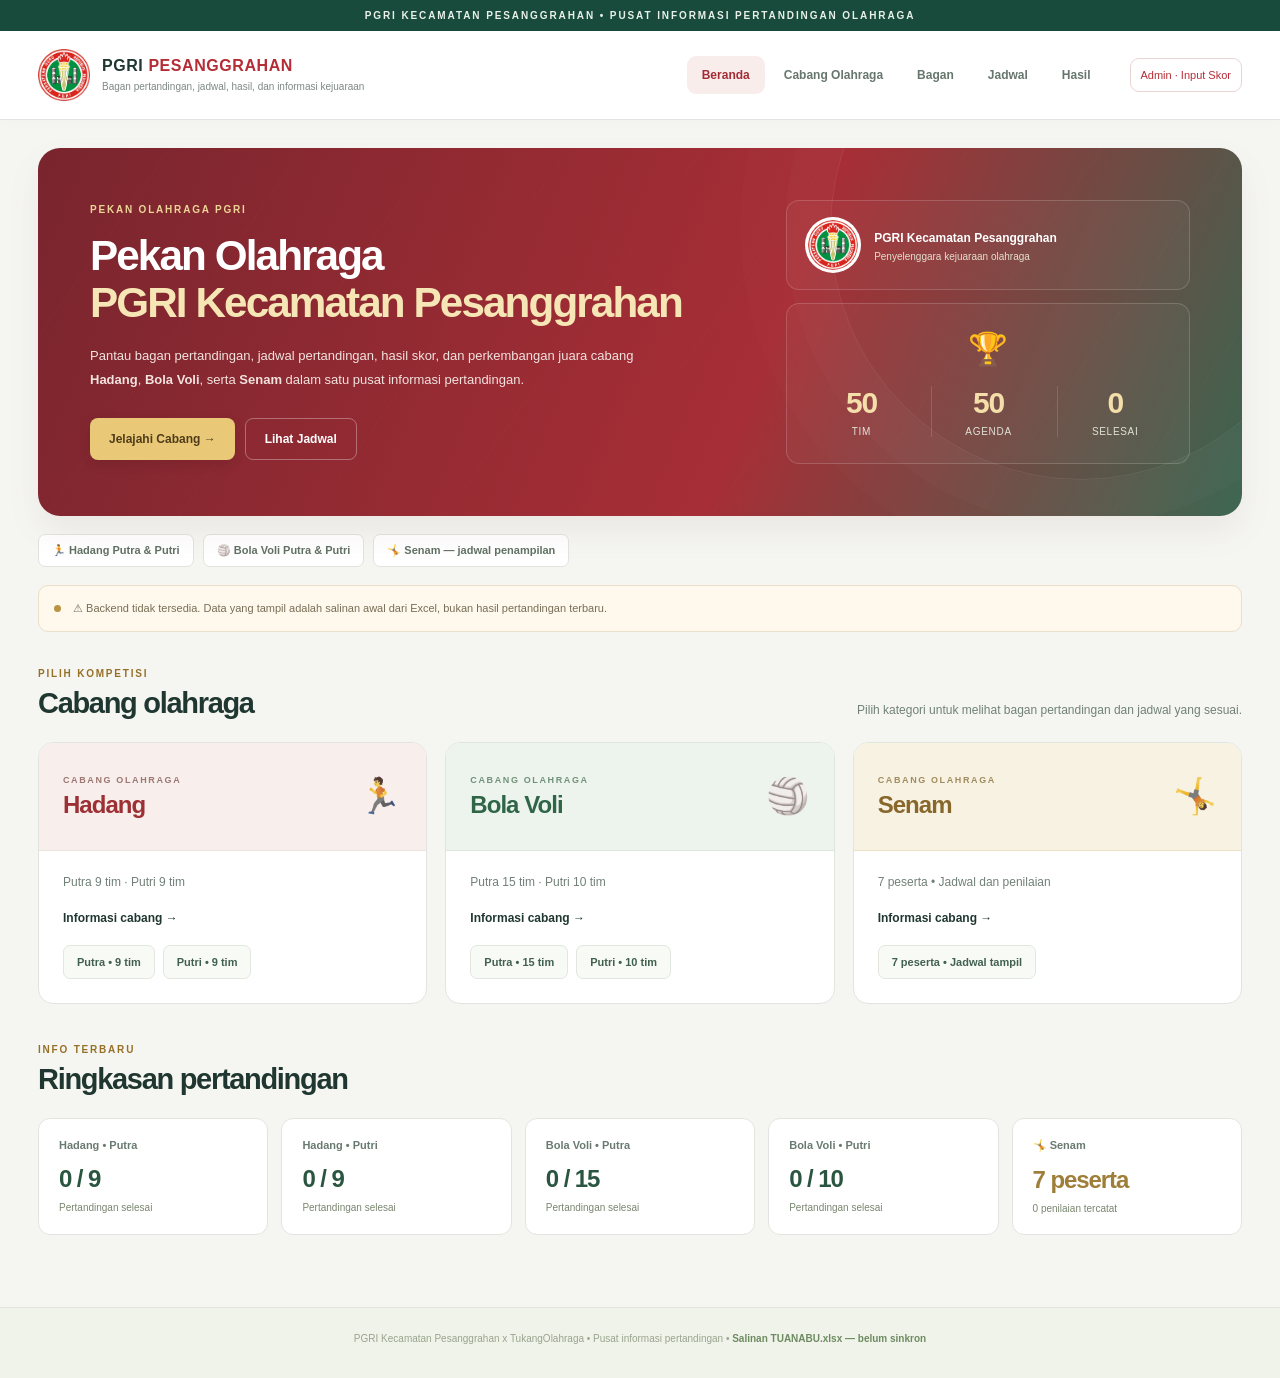
<file: index.html>
<!doctype html>
<html lang="id">
<head>
  <meta charset="utf-8">
  <meta name="viewport" content="width=device-width,initial-scale=1">
  <meta name="theme-color" content="#c62828">
  <meta name="description" content="Pusat informasi bagan, jadwal dan hasil pertandingan Hadang, Bola Voli dan Senam untuk PGRI Kecamatan Pesanggrahan.">
  <title>PGRI Kecamatan Pesanggrahan | Pusat Informasi Pertandingan</title>
  <link rel="icon" type="image/png" href="assets/pgri-1.png">
  <link rel="stylesheet" href="styles.css?v=20261029-visual2">
<script src="config.js?v=20261102-admin1"></script>
<script defer src="app.js?v=20261029-visual2"></script>
  
  
  <link rel="stylesheet" href="admin-popup.css?v=20261102-popup1">
  <script defer src="admin-popup.js?v=20261102-popup1"></script>
</head>
<body data-page="beranda">
  <header class="top-ribbon">PGRI KECAMATAN PESANGGRAHAN • PUSAT INFORMASI PERTANDINGAN OLAHRAGA</header>
  <header class="site-header">
    <div class="header-inner">
      <a class="brand" href="#beranda" aria-label="PGRI Kecamatan Pesanggrahan">
        <img class="brand-logo" src="assets/pgri-1.png" alt="Logo PGRI Kecamatan Pesanggrahan">
        <span>
          <span class="brand-title">PGRI <strong>PESANGGRAHAN</strong></span>
          <small>Bagan pertandingan, jadwal, hasil, dan informasi kejuaraan</small>
        </span>
      </a>
      <nav id="navigation" aria-label="Navigasi utama">
        <a href="#beranda" data-nav="beranda">Beranda</a>
        <a href="#cabang" data-nav="cabang">Cabang Olahraga</a>
        <a href="#bagan" data-nav="bagan">Bagan</a>
        <a href="#jadwal" data-nav="jadwal">Jadwal</a>
        <a href="#hasil" data-nav="hasil">Hasil</a>
      </nav>
      <a id="admin-link" href="#" class="admin-link" hidden aria-haspopup="dialog" aria-controls="admin-popup">Admin · Input Skor</a>
    </div>
  </header>
  <main class="main-container">
    <section class="hero">
      <div class="hero-content">
        <div class="eyebrow">PEKAN OLAHRAGA PGRI</div>
        <h1>Pekan Olahraga<br><span>PGRI Kecamatan Pesanggrahan</span></h1>
        <p>Pantau bagan pertandingan, jadwal pertandingan, hasil skor, dan perkembangan juara cabang <strong>Hadang</strong>, <strong>Bola Voli</strong>, serta <strong>Senam</strong> dalam satu pusat informasi pertandingan.</p>
        <div class="hero-buttons"><a href="#cabang" class="primary-btn">Jelajahi Cabang →</a><a href="#jadwal" class="secondary-btn">Lihat Jadwal</a></div>
      </div>
      <div class="hero-side">
        <div class="logo-panel">
          <img src="assets/pgri-1.png" alt="Logo PGRI Kecamatan Pesanggrahan">
          <div>
            <b>PGRI Kecamatan Pesanggrahan</b>
            <span>Penyelenggara kejuaraan olahraga</span>
          </div>
        </div>
        <div class="hero-card"><div class="hero-trophy">🏆</div><div class="hero-stat"><strong id="stat-teams">—</strong><span>Tim</span></div><div class="hero-stat"><strong id="stat-matches">—</strong><span>Agenda</span></div><div class="hero-stat"><strong id="stat-done">—</strong><span>Selesai</span></div></div>
      </div>
    </section>
    <div class="event-info"><span>🏃 Hadang Putra & Putri</span><span>🏐 Bola Voli Putra & Putri</span><span>🤸 Senam — jadwal penampilan</span></div>
    <div id="source-notice" class="notice" role="status">Memuat data...</div>
    <section id="screen-beranda" class="screen">
      <div class="section-heading"><div><div class="eyebrow">PILIH KOMPETISI</div><h2>Cabang olahraga</h2></div><p>Pilih kategori untuk melihat bagan pertandingan dan jadwal yang sesuai.</p></div>
      <div id="sport-grid" class="sport-grid"></div>
      <div class="section-heading lower"><div><div class="eyebrow">INFO TERBARU</div><h2>Ringkasan pertandingan</h2></div></div>
      <div id="home-summary" class="summary-grid"></div>
    </section>
    <section id="screen-cabang" class="screen" hidden>
      <div class="section-heading"><div><div class="eyebrow">CABANG KEJUARAAN</div><h2>Informasi per cabang</h2></div><p>Pilih Hadang, Bola Voli, atau Senam untuk melihat kategori, status, dan tautan bagannya.</p></div>
      <div class="toolbar wrap"><label for="sport-select">Cabang olahraga</label><select id="sport-select"><option value="hadang">Hadang</option><option value="voli">Bola Voli</option><option value="senam">Senam</option></select></div>
      <div id="sport-detail" class="sport-detail"></div>
    </section>
    <section id="screen-bagan" class="screen" hidden>
      <div class="section-heading"><div><div class="eyebrow">SISTEM GUGUR</div><h2>Bagan pertandingan</h2></div><p>Pemenang maju ke babak berikutnya, tim kalah semifinal merebut juara 3.</p></div>
      <div class="toolbar wrap"><label for="category-select">Kategori</label><select id="category-select"></select><button type="button" class="tool-button" id="print-bracket">⎙ Cetak bagan</button><div class="toolbar-hint">Geser bagan ke kanan pada layar kecil →</div></div>
      <div class="bracket-panel"><div id="bracket-caption" class="bracket-caption"></div><div class="bracket-scroll" tabindex="0" aria-label="Bagan pertandingan, geser ke kanan untuk babak berikutnya"><div id="bracket" class="bracket-root"></div></div><div class="bracket-legend"><span><i class="legend-line"></i>Pemenang ke babak berikutnya</span><span><i class="legend-line bronze"></i>Kalah semifinal ke juara 3</span></div></div>
      <div id="champions" class="champions"></div>
    </section>
    <section id="screen-jadwal" class="screen" hidden>
      <div class="section-heading"><div><div class="eyebrow">INFORMASI WAKTU</div><h2>Jadwal pertandingan</h2></div><p>Nama tim pada jadwal terhubung dengan bagan. Pertandingan berikutnya mengikuti hasil babak sebelumnya.</p></div>
      <div class="toolbar wrap"><label for="filter-category">Tampilkan</label><select id="filter-category"><option value="all">Semua cabang</option></select><label for="schedule-search">Cari tim</label><input id="schedule-search" type="search" placeholder="Nama tim atau lokasi" aria-label="Cari nama tim atau lokasi"><label for="filter-round">Babak</label><select id="filter-round"><option value="all">Semua babak</option><option value="PENDAHULUAN">Pendahuluan</option><option value="PEREMPAT FINAL">Perempat final</option><option value="SEMIFINAL">Semifinal</option><option value="JUARA 3">Juara 3</option><option value="FINAL">Final</option><option value="PENAMPILAN">Penampilan Senam</option></select><button type="button" id="print-schedule" class="tool-button">⎙ Cetak jadwal</button></div>
      <div id="conflict-warning" class="warning" hidden></div>
      <div class="table-scroll"><table class="schedule-table"><thead><tr><th>No</th><th>Cabang / Kategori</th><th>Babak</th><th>Tim A</th><th>Skor</th><th>Tim B</th><th>Mulai–Selesai</th><th>Lokasi</th><th>Status</th></tr></thead><tbody id="schedule-body"></tbody></table></div>
      <div class="small-note">• "Berikan Yang Terbaik dan Nikmati Setiap Momen Perjuanganmu!".</div>
    </section>
    <section id="screen-hasil" class="screen" hidden>
      <div class="section-heading"><div><div class="eyebrow">REKAP KEJUARAAN</div><h2>Hasil dan pemenang</h2></div><p>Peringkat tampil setelah hasil pertandingan dikonfirmasi panitia.</p></div>
      <div id="result-grid" class="results-grid"></div>
    </section>
  </main>
  <footer>PGRI Kecamatan Pesanggrahan x TukangOlahraga • Pusat informasi pertandingan • <span id="last-update">Belum tersambung ke server</span></footer>
  <dialog id="admin-popup" aria-labelledby="admin-popup-title">
    <div class="admin-popup-bar"><div><strong id="admin-popup-title">Admin pertandingan</strong><small>Peserta bebas melihat bagan dan jadwal tanpa login.</small></div><button type="button" id="close-admin-popup" aria-label="Tutup panel admin">Tutup ✕</button></div>
    <div id="admin-popup-content"></div>
  </dialog>
</body>
</html>
</file>
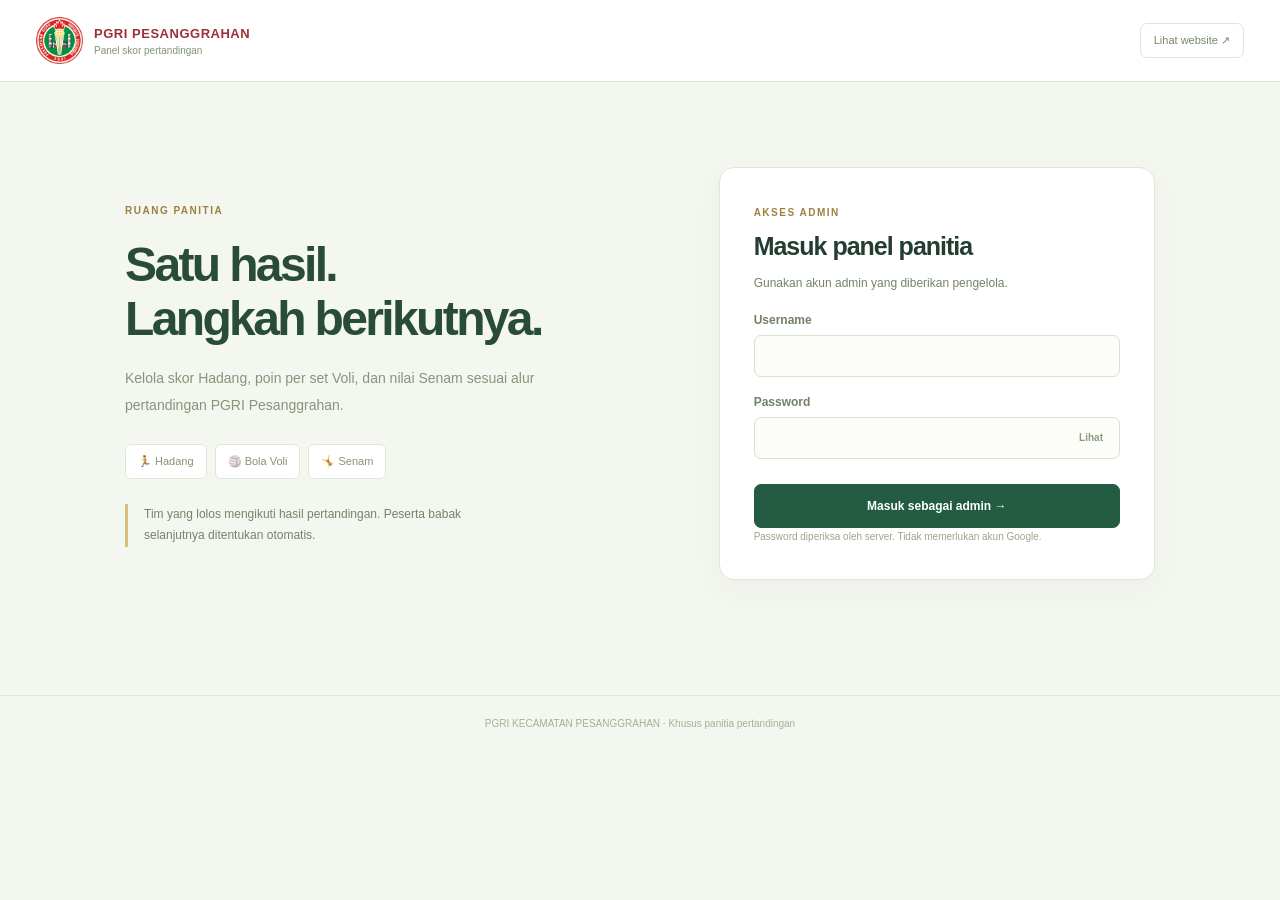
<file: admin.html>
<!doctype html>
<html lang="id">
<head>
  <meta charset="utf-8"><meta name="viewport" content="width=device-width,initial-scale=1"><meta name="robots" content="noindex,nofollow">
  <title>Panel Admin | PGRI Pesanggrahan</title>
  <link rel="icon" href="assets/pgri-1.png"><link rel="stylesheet" href="admin.css?v=20261102-popup1">
  <script src="config.js?v=20261102-popup1"></script><script defer src="admin.js?v=20261102-popup1"></script>
</head>
<body>
  <header class="admin-header"><a class="brand" href="./"><img src="assets/pgri-1.png" alt="Logo PGRI"><span>PGRI PESANGGRAHAN<small>Panel skor pertandingan</small></span></a><a class="public-link" href="./" target="_blank" rel="noopener">Lihat website ↗</a></header>
  <main>
    <section id="login-screen" class="login-shell">
      <div class="login-intro"><span class="eyebrow">RUANG PANITIA</span><h1>Satu hasil.<br>Langkah berikutnya.</h1><p>Kelola skor Hadang, poin per set Voli, dan nilai Senam sesuai alur pertandingan PGRI Pesanggrahan.</p><div class="sport-badges"><span>🏃 Hadang</span><span>🏐 Bola Voli</span><span>🤸 Senam</span></div><div class="login-note">Tim yang lolos mengikuti hasil pertandingan. Peserta babak selanjutnya ditentukan otomatis.</div></div>
      <form id="login-form" class="login-card"><span class="eyebrow">AKSES ADMIN</span><h2>Masuk panel panitia</h2><p>Gunakan akun admin yang diberikan pengelola.</p><label for="username">Username</label><input id="username" name="username" autocomplete="username" required maxlength="100"><label for="password">Password</label><div class="password-field"><input id="password" name="password" type="password" autocomplete="current-password" required maxlength="128"><button id="toggle-password" type="button" aria-label="Tampilkan password">Lihat</button></div><button class="primary" id="login-button" type="submit">Masuk sebagai admin →</button><div id="login-message" class="message" role="status"></div><small>Password diperiksa oleh server. Tidak memerlukan akun Google.</small></form>
    </section>
    <section id="workspace" hidden>
      <div class="workspace-heading"><div><span class="eyebrow">PUSAT INPUT SKOR</span><h1>Kelola hasil pertandingan</h1><p id="account-label"></p></div><div class="top-actions"><button id="reload" type="button">Muat ulang data</button><button id="show-password" type="button">Ganti password</button><button id="logout" type="button">Keluar</button></div></div>
      <div id="global-message" class="message" role="status" aria-live="polite"></div>
      <div class="category-bar"><label for="admin-category">Cabang & kategori</label><select id="admin-category"></select><span id="category-summary"></span></div>
      <div class="workspace-grid"><section class="board-panel"><div class="panel-heading"><h2 id="board-title">Alur pertandingan</h2><p id="board-note">Pilih pertandingan untuk mengisi skor.</p></div><div id="admin-board" class="rounds"></div></section>
        <aside class="editor-panel" id="editor-panel"><div class="panel-heading"><span class="eyebrow">FORMULIR HASIL</span><h2 id="editor-title">Pilih pertandingan</h2></div><div id="editor-content" class="editor-content"><p class="muted">Pilih kartu pertandingan atau peserta pada daftar di samping.</p></div></aside>
      </div>
      <p class="footer-note">Halaman penonton memeriksa pembaruan setiap 10 detik. Setelah menyimpan, beri waktu bagi Google Sheets dan server untuk merespons.</p>
    </section>
  </main>
  <dialog id="confirm-dialog"><div class="dialog-content"><span class="eyebrow">PERIKSA SEBELUM MENYIMPAN</span><h2>Konfirmasi hasil</h2><div id="confirmation-text"></div><div class="dialog-actions"><button id="cancel-save" type="button">Kembali</button><button id="confirm-save" type="button" class="primary">Simpan hasil</button></div><div id="save-message" class="message" role="status"></div></div></dialog>
  <dialog id="password-dialog"><form id="password-form" class="dialog-content"><span class="eyebrow">KEAMANAN AKUN</span><h2>Ganti password admin</h2><label for="current-password">Password saat ini</label><input id="current-password" type="password" autocomplete="current-password" required maxlength="128"><label for="new-password">Password baru</label><input id="new-password" type="password" autocomplete="new-password" required minlength="8" maxlength="128"><label for="repeat-password">Ulangi password baru</label><input id="repeat-password" type="password" autocomplete="new-password" required minlength="8" maxlength="128"><p class="muted">Gunakan minimal delapan karakter. Sesi admin lain akan berakhir setelah password diganti.</p><div class="dialog-actions"><button id="cancel-password" type="button">Batal</button><button type="submit" class="primary">Simpan password</button></div><div id="password-message" class="message" role="status"></div></form></dialog>
  <footer>PGRI KECAMATAN PESANGGRAHAN · Khusus panitia pertandingan</footer>
</body></html>
</file>
<file: styles.css>
/* PGRI Pesanggrahan — competition views */
:root{--pgri-red:#b52c36;--pgri-red-dark:#84212a;--pgri-green:#217254;--pgri-green-dark:#174f3e;--pgri-gold:#d6af58;--pgri-cream:#fbf7ec;--ink:#203731;--muted:#718078;--border:#e0e6df;font-family:Inter,"Segoe UI",Arial,sans-serif;color:var(--ink);background:#f5f6f2;font-synthesis:none}
*{box-sizing:border-box}body{margin:0;background:#f5f6f2}a{color:inherit;text-decoration:none}button,input,select{font:inherit}button{cursor:pointer}button,a,input,select{-webkit-tap-highlight-color:transparent}button:disabled{cursor:default}button,a{touch-action:manipulation}[hidden]{display:none!important}:focus-visible{outline:3px solid #b78b37;outline-offset:4px}::selection{background:#eedda8;color:#17372a}
.top-ribbon{padding:10px 20px;background:#184b3b;color:#e8f0e9;text-align:center;font-size:10px;font-weight:750;letter-spacing:.19em}.site-header{position:sticky;top:0;z-index:30;background:rgba(255,255,255,.97);border-bottom:1px solid var(--border);box-shadow:0 3px 12px #233b2c04}.header-inner{max-width:1380px;margin:auto;padding:15px 38px;display:flex;align-items:center;gap:24px;min-height:88px}.brand{display:flex;gap:12px;align-items:center;min-width:0}.brand-logo{width:52px;height:52px;object-fit:contain;flex:none}.brand-title{font-size:16px;font-weight:850;letter-spacing:.035em;white-space:nowrap}.brand strong{color:var(--pgri-red)}.brand small{display:block;margin-top:5px;font-size:10px;color:#7e8983;line-height:1.4}.site-header nav{margin-left:auto;display:flex;gap:4px;align-items:center}.site-header nav a{padding:12px 15px;border-radius:9px;font-size:12px;font-weight:700;color:#67766d;white-space:nowrap;transition:background .18s,color .18s}.site-header nav a:hover{background:#f2f5ee;color:var(--ink)}.site-header nav a.active{background:#f8edeb;color:#a32b34}.admin-link{font-size:11px;color:var(--pgri-red);border:1px solid #e9d4d4;padding:10px;border-radius:9px}
.main-container{max-width:1380px;margin:auto;padding:28px 38px 72px}.hero{position:relative;isolation:isolate;overflow:hidden;display:grid;grid-template-columns:minmax(0,1.6fr) minmax(270px,1fr);gap:50px;align-items:center;padding:52px;border-radius:22px;background:linear-gradient(112deg,#79252e,#a72e36 60%,#3b6550);color:#fff;box-shadow:0 16px 35px #762a2b12;min-height:350px}.hero:before{content:"";position:absolute;inset:0;z-index:-1;background:repeating-linear-gradient(125deg,transparent 0 108px,#ffffff03 108px 109px)}.hero:after{content:"";position:absolute;z-index:-1;width:500px;height:500px;border:1px solid #ffffff15;border-radius:50%;right:-90px;top:-170px;box-shadow:0 0 0 45px #ffffff04,0 0 0 90px #ffffff03}.eyebrow{font-size:10px;letter-spacing:.18em;font-weight:800;color:#977028}.hero .eyebrow{color:#ecd497}.hero h1{font-size:clamp(30px,3.3vw,47px);line-height:1.13;letter-spacing:-.045em;margin:17px 0}.hero h1 span{color:#f6e6b6}.hero p{font-size:13px;line-height:1.85;color:#f2e3df;max-width:580px;margin:16px 0}.hero-buttons{display:flex;gap:10px;flex-wrap:wrap;margin-top:26px}.primary-btn,.secondary-btn{display:inline-flex;align-items:center;justify-content:center;padding:13px 19px;border-radius:8px;font-size:12px;font-weight:750;transition:transform .15s}.primary-btn{background:#e9c978;color:#503c19;box-shadow:0 4px 12px #1e08091a}.secondary-btn{border:1px solid #ffffff52;color:#fff}.primary-btn:hover,.secondary-btn:hover{transform:translateY(-2px)}.hero-side{display:grid;gap:13px;align-content:center}.logo-panel{display:flex;gap:13px;align-items:center;padding:16px 18px;border:1px solid #ffffff29;border-radius:13px;background:#ffffff09}.logo-panel img{width:56px;height:56px;border-radius:50%;padding:3px;background:white;object-fit:contain}.logo-panel b{display:block;font-size:12px;line-height:1.5}.logo-panel span{display:block;font-size:10px;color:#e4dfce;margin-top:4px}.hero-card{position:relative;display:grid;grid-template-columns:repeat(3,1fr);text-align:center;padding:26px 17px;border:1px solid #ffffff29;background:#ffffff09;border-radius:13px;gap:12px}.hero-trophy{font-size:32px;grid-column:1/-1;margin-bottom:6px}.hero-stat strong{display:block;color:#f4dfaa;font-size:30px;font-weight:800;letter-spacing:-.04em;font-variant-numeric:tabular-nums}.hero-stat span{display:block;color:#e0e2d6;font-size:10px;margin-top:6px;letter-spacing:.07em;text-transform:uppercase}.hero-stat+.hero-stat{border-left:1px solid #ffffff24}
.event-info{display:flex;gap:9px;flex-wrap:wrap;margin:18px 0 0}.event-info span{font-size:11px;font-weight:650;color:#617164;border:1px solid #e0e5dc;background:#fff;padding:9px 13px;border-radius:7px}.notice{position:relative;margin:18px 0 0;padding:13px 16px 13px 34px;background:#fff;border:1px solid #e5e2d7;border-radius:10px;font-size:11px;line-height:1.75;color:#786e56;overflow-wrap:anywhere}.notice:before{content:"";position:absolute;left:15px;top:19px;width:7px;height:7px;border-radius:50%;background:#b99543}.notice[data-mode=live]{background:#f1f7f0;border-color:#d8e7d4;color:#41634e}.notice[data-mode=live]:before{background:#4a9666;box-shadow:0 0 0 3px #4a966612}.notice[data-mode=fallback]{background:#fff8ed;border-color:#eadfc8}.notice[data-mode=error]{background:#fff1ef;color:#9b3e38}
.section-heading{display:flex;justify-content:space-between;align-items:end;gap:24px;margin:36px 0 22px}.section-heading h2{font-size:29px;letter-spacing:-.045em;margin:8px 0 0;font-weight:780}.section-heading>p{font-size:12px;color:var(--muted);max-width:390px;line-height:1.7;margin:0;text-align:right}.section-heading.lower{margin-top:40px}.sport-grid{display:grid;grid-template-columns:repeat(3,minmax(0,1fr));gap:18px}.sport-card{overflow:hidden;background:#fff;border:1px solid var(--border);border-radius:15px;transition:transform .2s,box-shadow .2s}.sport-card:hover{transform:translateY(-3px);box-shadow:0 10px 25px #263f2f0c}.sport-top{display:flex;justify-content:space-between;align-items:center;background:#f8eeeb;border-bottom:1px solid #eee2df;color:#9d3035;padding:22px 24px;min-height:108px}.sport-top .eyebrow{color:#9c7773!important;font-size:9px}.sport-card:nth-child(2) .sport-top{background:#edf4ed;color:#306647;border-color:#dce8db}.sport-card:nth-child(2) .sport-top .eyebrow{color:#71917a!important}.sport-card:nth-child(3) .sport-top{background:#f8f2e3;color:#87672b;border-color:#eae0c6}.sport-card:nth-child(3) .sport-top .eyebrow{color:#a08c5f!important}.sport-name{font-size:24px;font-weight:780;letter-spacing:-.04em;margin-top:6px}.sport-emoji{font-size:35px;filter:saturate(.75)}.sport-card-content{padding:21px 24px 24px}.sport-card-content p{font-size:12px;line-height:1.7;color:var(--muted);margin:0 0 18px}.sport-detail-link{display:block;font-size:12px;font-weight:750;margin-bottom:20px;color:var(--ink)}.sport-detail-link:hover{color:var(--pgri-red)}.category-buttons{display:flex;gap:8px;flex-wrap:wrap}.category-btn{display:inline-flex;align-items:center;justify-content:center;border:1px solid #e1e6df;background:#f8faf6;color:#41604d;font-size:11px;font-weight:700;padding:10px 13px;border-radius:7px}.category-btn:hover{background:#edf3e9;border-color:#bdcdbb}.category-btn.outline{background:#fff}.summary-grid{display:grid;grid-template-columns:repeat(5,minmax(0,1fr));gap:13px}.summary-box{padding:20px;background:#fff;border:1px solid var(--border);border-radius:12px}.summary-box h3{font-size:11px;color:#697a70;font-weight:650;margin:0 0 14px}.summary-box strong{font-size:24px;font-weight:780;letter-spacing:-.045em;color:#2a5540}.summary-box p{font-size:10px;color:#929d95;margin:9px 0 0}.summary-box:nth-child(5) strong{color:#9e7e38}
body:not([data-page=beranda]) .hero{padding:23px 29px;min-height:0;display:block;border-radius:14px}body:not([data-page=beranda]) .hero h1{font-size:25px;line-height:1.25;margin:6px 0 0}body:not([data-page=beranda]) .hero h1 br{display:none}body:not([data-page=beranda]) .hero h1 span:before{content:" "}body:not([data-page=beranda]) .hero p,body:not([data-page=beranda]) .hero-buttons,body:not([data-page=beranda]) .hero-side{display:none}body:not([data-page=beranda]) .event-info{display:none}body:not([data-page=beranda]) .notice{margin-top:14px}
.toolbar{display:flex;align-items:center;gap:11px;margin:18px 0;background:#fff;border:1px solid var(--border);padding:15px 18px;border-radius:11px}.toolbar.wrap{flex-wrap:wrap}.toolbar label{font-size:11px;font-weight:750;color:#748178}.toolbar select,.toolbar input[type=search]{border:1px solid #dce3da;border-radius:7px;background:#fbfcf9;padding:11px 12px;min-height:40px;font-size:12px;color:#324d3d;max-width:100%}.toolbar select{min-width:170px}.toolbar input[type=search]{min-width:180px}.tool-button{background:#f6f1e4;border:1px solid #e9dfc5;color:#8c6b32;border-radius:7px;padding:11px 13px;font-size:11px;font-weight:750;min-height:40px}.tool-button:hover{background:#eee4cb}.toolbar-hint{margin-left:auto;font-size:10px;color:#929b92}.bracket-caption{display:flex;align-items:center;gap:13px;flex-wrap:wrap;padding:21px 25px;border-bottom:1px solid var(--border);background:#fff}.category-kicker{font-size:9px;letter-spacing:.13em;text-transform:uppercase;font-weight:800;color:#8a7954}.bracket-caption strong{font-size:13px;font-weight:650}.bracket-caption strong span{color:#b8c1b8;margin:0 6px}.bracket-progress{margin-left:auto;font-size:10px;background:#eff4eb;color:#668459;border:1px solid #e1e9db;padding:7px 11px;border-radius:5px}.bracket-panel{border:1px solid var(--border);border-radius:14px;overflow:hidden;background:white}.bracket-scroll{overflow-x:auto;overscroll-behavior-x:contain;scrollbar-width:thin;scrollbar-color:#b8c8b6 #f0f3ed;background-color:#fbfcf9;background-image:radial-gradient(#dce4d8 1px,transparent 1px);background-size:22px 22px;padding:0 5px 14px}.bracket-root{position:relative;width:1140px;min-width:1140px;height:900px}.tree-lines{position:absolute;left:0;top:0;width:1140px;pointer-events:none}.bracket-label{position:absolute;top:26px;width:240px;display:flex;align-items:center;gap:10px;padding:11px 14px;border:1px solid #e0e6dc;background:#fff;border-radius:7px;color:#58705a;font-size:11px;font-weight:750;box-shadow:0 2px 4px #123a1903}.bracket-label>span{display:grid;place-items:center;width:23px;height:23px;background:#f0f4eb;border-radius:5px;color:#98a98b;font-size:9px}.match-card{position:absolute;width:240px;height:144px;background:#fff;border:1px solid #dce5d9;border-radius:10px;box-shadow:0 4px 10px #25412b06;overflow:hidden;transition:box-shadow .2s}.match-card:hover{box-shadow:0 7px 20px #25412b13}.match-card.final{border-color:#d9bb70;box-shadow:0 4px 12px #a3782310}.match-card.final .match-title{background:#f9f2de;color:#8b6a28}.match-card.bronze{border-color:#d5bca2}.match-card.bronze .match-title{background:#f7f0e9;color:#926d4c}.match-title{display:flex;justify-content:space-between;align-items:center;padding:8px 11px;background:#f5f8f1;border-bottom:1px solid #e8eee3;font-size:10px;line-height:15px;font-weight:800;letter-spacing:.04em;color:#64765e;height:32px}.match-state{font-size:8px;letter-spacing:0;font-weight:650;color:#93a18c}.match-state.complete{color:#3e8757}.match-state.playing{color:#ae7821}.participant{position:relative;display:flex;align-items:center;gap:8px;padding:5px 11px;height:41px;border-bottom:1px solid #f0f3ed}.team-avatar{display:grid;place-items:center;flex:none;width:25px;height:25px;background:#f1f4ed;border:1px solid #e8eee0;border-radius:6px;font-size:8px;font-weight:800;color:#799067}.team{flex:1;min-width:0;font-size:11px;line-height:1.25;font-weight:650;display:-webkit-box;-webkit-line-clamp:2;-webkit-box-orient:vertical;overflow:hidden;padding-right:3px}.participant.pending .team{font-size:10px;font-weight:450;color:#9aa695}.participant.pending .team-avatar{color:#a9b7a0;background:#fafbf8}.score{display:grid;place-items:center;flex:none;min-width:28px;height:28px;padding:0 3px;background:#f2f5ee;border-radius:5px;font-size:17px;letter-spacing:-.04em;font-weight:800;font-variant-numeric:tabular-nums;color:#566950}.participant.winner{background:#f0f7ec}.participant.winner .team{color:#276846;font-weight:800}.participant.winner .score{background:#2e7552;color:white}.winner-check{position:absolute;left:31px;top:5px;font-size:8px;line-height:11px;width:11px;background:#2e7552;border-radius:50%;color:#fff;text-align:center}.match-set-summary{height:30px;display:flex;align-items:center;gap:10px;padding:6px 11px;font-size:8px;white-space:nowrap;color:#8f9b88;background:#fff}.match-set-summary b{color:#556d4a;margin-left:3px;font-weight:750}.bracket-legend{display:flex;gap:20px;flex-wrap:wrap;align-items:center;padding:14px 24px;border-top:1px solid var(--border);font-size:10px;color:#86917e;background:#fff}.legend-line{display:inline-block;width:20px;height:0;border-top:2px solid #94b4a3;vertical-align:middle;margin-right:6px}.legend-line.bronze{border-color:#bd9b79;border-top-style:dashed}.champions{display:grid;grid-template-columns:repeat(3,minmax(0,1fr));gap:15px;margin-top:20px}.champion-item{display:flex;align-items:center;gap:16px;padding:22px;background:#fff;border:1px solid #e6e8df;border-radius:11px;min-width:0}.award-medal{display:grid;place-items:center;width:51px;height:60px;font-size:33px;flex:none}.champion-item b{display:block;font-size:9px;letter-spacing:.15em;color:#a38c53;margin-bottom:7px}.champion-item strong{display:block;font-size:14px;line-height:1.5;font-weight:750;overflow-wrap:anywhere}.champion-item small{display:block;font-size:10px;color:#99a18e;margin-top:4px}.champion-item.rank-1{background:linear-gradient(120deg,#fffdf6,#fff);border-color:#e8dbb8}.champion-item.rank-2 b{color:#8a9594}.champion-item.rank-3 b{color:#ae8c70}.champion-item.is-pending strong{color:#899583;font-weight:500}
.table-scroll{background:white;border:1px solid var(--border);border-radius:13px;overflow:auto}.schedule-table{border-collapse:collapse;width:100%;min-width:1040px}.schedule-table th{background:#edf2e8;padding:15px 14px;text-align:left;font-size:9px;letter-spacing:.09em;font-weight:750;color:#718665;text-transform:uppercase;white-space:nowrap;border-bottom:1px solid #e0e7da}.schedule-table td{padding:17px 14px;border-bottom:1px solid #edf1e7;font-size:11px;line-height:1.6;vertical-align:middle}.schedule-table tr:last-child td{border-bottom:0}.schedule-entry:hover{background:#fafcf7}.row-number{font-size:10px;font-weight:650;color:#abb49e}.sport-tag{display:inline-flex;align-items:center;gap:5px;font-size:10px;font-weight:750;padding:3px 7px;background:#f9efec;color:#a1534c;border:1px solid #f1e0da;border-radius:4px;white-space:nowrap}.sport-voli{background:#edf4eb;color:#4a7755;border-color:#dce8d8}.sport-senam{background:#f8f2e2;color:#9e803e;border-color:#ede2c4}.division-label{display:block;font-size:9px;color:#98a28d;margin-top:4px}.round-name{text-transform:capitalize;font-size:10px;color:#748469;display:block;white-space:nowrap}.match-code{display:block;font-size:9px;color:#a0aa96;letter-spacing:.06em;margin-top:4px}.schedule-team{font-size:11px;line-height:1.6;font-weight:650;color:#365137}.schedule-time{font-size:12px;font-weight:750;white-space:nowrap;font-variant-numeric:tabular-nums;color:#3d593c}.schedule-time>span{color:#b2bda6;margin:0 3px}.day-label{display:block;font-size:9px;color:#a1ac95;margin-top:3px}.venue-label{font-size:10px;color:#829173;white-space:nowrap}.pill{display:inline-flex;align-items:center;gap:5px;border:1px solid #e7ebdf;border-radius:5px;padding:5px 8px;color:#98a48c;background:#f8faf4;font-size:9px;font-weight:650;white-space:nowrap}.pill:before{content:"";width:4px;height:4px;border-radius:50%;background:currentColor}.pill.complete{background:#edf7e8;border-color:#d8e9d1;color:#4c8754}.pill.playing{background:#fff7e7;border-color:#f0e3c5;color:#b2863e}.table-score{display:flex;align-items:center;justify-content:center;gap:9px;white-space:nowrap}.table-score strong{font-size:19px;line-height:1.2;letter-spacing:-.045em;color:#35613b;font-weight:800;font-variant-numeric:tabular-nums}.score-divider{color:#c4cebc;font-size:13px}.score-unit{font-size:8px;letter-spacing:.09em;color:#a28d5a}.table-sets{display:flex;gap:5px;justify-content:center;flex-wrap:wrap;margin-top:7px;font-size:8px;color:#a8b19c}.table-sets span{white-space:nowrap}.table-sets b{font-size:8px;color:#7a8f6a;font-weight:650}.team-note{display:block;font-size:9px;color:#97a48b;margin-top:3px;max-width:180px}.small-note{font-size:10px;line-height:1.85;color:#9ba58f;padding:4px 0;margin-top:12px}.warning{margin:14px 0;padding:13px 16px;background:#fff9e9;color:#9e8547;border:1px solid #eee4c5;border-radius:9px;font-size:10px;line-height:1.8}.empty-row td{text-align:center!important;padding:40px!important;color:#778c69}.empty-row p{font-size:11px;color:#a3af97}
.results-grid{display:grid;grid-template-columns:repeat(2,minmax(0,1fr));gap:20px}.result-card{background:#fff;border:1px solid var(--border);border-radius:14px;overflow:hidden}.result-heading{display:flex;gap:14px;align-items:center;padding:23px 25px}.result-heading h3{font-size:21px;letter-spacing:-.03em;margin:5px 0 0}.result-icon{width:46px;height:46px;display:grid;place-items:center;font-size:25px;background:#f2f5eb;border-radius:10px}.result-heading .pill{margin-left:auto}.result-progress{height:3px;background:#f3f5ed}.result-progress>span{display:block;height:100%;background:#669968;min-width:0;transition:width .3s}.result-awards{padding:7px 23px 14px}.result-awards .champion-item{padding:17px 0;border:0;border-bottom:1px solid #eef1e8;border-radius:0;gap:15px;background:white;box-shadow:none}.result-awards .champion-item:last-child{border:0}.result-awards .award-medal{height:43px;width:36px;font-size:28px}.result-awards .champion-item strong{font-size:13px}.result-awards .champion-item b{font-size:8px;margin-bottom:4px}.result-awards .champion-item small{font-size:9px}.result-link{display:flex;justify-content:space-between;align-items:center;font-size:11px;font-weight:650;color:#69905e;padding:17px 25px;background:#fafcf6;border-top:1px solid #edf1e4}.result-link:hover{color:#325f3a;background:#f3f7eb}.result-senam{grid-column:1/-1}.result-empty{padding:24px;text-align:center;background:#fdfdf9}.result-empty>span{display:block;font-size:28px;color:#c5ae6b;margin-bottom:12px}.result-empty>strong{font-size:13px;font-weight:650;color:#7f8e70}.result-empty p{font-size:11px;color:#a0ab92;line-height:1.7;margin:8px 0 0}.judging-list{display:grid;grid-template-columns:repeat(2,minmax(0,1fr));gap:0 28px;padding:10px 25px 20px}.judging-list>div{display:flex;align-items:center;gap:11px;font-size:11px;border-bottom:1px solid #f0f2e9;padding:13px 0;color:#6f8260}.judging-list .senam-seq{padding:5px;font-size:9px;min-width:26px}.judging-value{margin-left:auto;min-width:35px;text-align:right;font-size:19px;color:#b7c1aa;font-variant-numeric:tabular-nums}.judging-value.is-scored{color:#9b7c32}
.sport-detail{display:grid;gap:17px}.sport-detail-head{display:flex;align-items:center;gap:25px;background:#fff;border:1px solid var(--border);border-radius:14px;padding:30px}.detail-emoji{display:grid;place-items:center;width:84px;height:84px;flex:none;background:#f4f3e9;border-radius:16px;font-size:44px}.sport-detail-head h2{font-size:31px;margin:8px 0;letter-spacing:-.05em}.sport-detail-head p{font-size:12px;color:#8f9b83;line-height:1.9;margin:0;max-width:660px}.detail-metrics{display:flex;gap:8px;flex-wrap:wrap;margin-top:15px}.detail-metrics span{background:#f3f6ed;border:1px solid #e6ebde;color:#839772;border-radius:5px;padding:6px 10px;font-size:10px;font-weight:650}.category-detail-list{display:grid;grid-template-columns:repeat(2,minmax(0,1fr));gap:17px}.category-detail{background:#fff;border:1px solid var(--border);border-radius:12px;padding:24px;display:flex;align-items:center;justify-content:space-between;gap:15px;flex-wrap:wrap}.category-detail h3{margin:0 0 8px;font-size:20px}.category-detail p{font-size:11px;color:#94a286;line-height:1.7;margin:0}.detail-actions{display:flex;gap:7px;flex-wrap:wrap}.senam-program{grid-column:1/-1;background:white;border:1px solid var(--border);border-radius:13px;padding:25px}.senam-program h3{font-size:19px;color:#456c40;margin:0 0 8px}.senam-program>p{font-size:11px;color:#9aa88a;line-height:1.8;margin:0 0 22px}.senam-entry{display:flex;gap:14px;align-items:center;padding:16px 0;border-top:1px solid #f0f2e8}.senam-entry>div{flex:1;min-width:0}.senam-entry strong{display:block;font-size:12px;line-height:1.5}.senam-entry small{display:block;font-size:10px;color:#95a285;margin-top:5px}.senam-seq{display:grid;place-items:center;background:#f1f5e9;color:#8ea075;border-radius:5px;padding:8px;font-size:11px;font-weight:750;min-width:33px;font-variant-numeric:tabular-nums}.performance-score{padding:8px 11px;background:#f8f5e9;color:#a18d59;border-radius:6px;font-size:10px;font-weight:700;white-space:nowrap}.senam-program>.category-btn{margin-top:18px}footer{padding:22px 20px 30px;border-top:1px solid var(--border);text-align:center;font-size:10px;line-height:1.8;color:#99a48d;background:#f0f3ea}#last-update{color:#6d8b60;font-weight:650}
@media(min-width:1500px){.hero{min-height:380px}}
@media(max-width:1100px){.header-inner{padding:14px 24px;gap:16px}.brand-title{font-size:13px}.brand small{max-width:230px}.site-header nav a{padding:10px 11px;font-size:11px}.main-container{padding:24px 24px 60px}.hero{padding:36px;gap:27px}.summary-grid{grid-template-columns:repeat(3,minmax(0,1fr))}.hero h1{font-size:35px}.toolbar-hint{display:none}.champion-item{padding:18px 15px;gap:8px}.award-medal{width:40px;font-size:28px}.champion-item strong{font-size:12px}}
@media(max-width:760px){.top-ribbon{font-size:8px;padding:8px 12px;letter-spacing:.11em}.header-inner{padding:12px 16px 9px;flex-wrap:wrap;gap:11px;min-height:0}.brand-logo{width:41px;height:41px}.brand-title{font-size:13px}.brand small{font-size:9px;max-width:none}.site-header nav{order:3;width:100%;margin:0;display:flex;gap:3px;justify-content:space-between;overflow-x:auto;scrollbar-width:none;border-top:1px solid #f0f2eb;padding-top:8px}.site-header nav a{font-size:10px;padding:10px 11px;flex-shrink:0}.main-container{padding:18px 15px 45px}.hero{display:block;border-radius:15px;padding:29px 25px;min-height:0}.hero h1{font-size:32px;margin-top:13px}.hero p{font-size:12px}.hero-side{display:block;margin-top:27px}.logo-panel{display:none}.hero-card{padding:17px 14px;gap:9px;grid-template-columns:repeat(3,1fr)}.hero-trophy{display:none}.hero-stat strong{font-size:25px}.hero-stat span{font-size:8px}.hero-stat+.hero-stat{border:0}.hero-buttons{margin-top:20px}.primary-btn,.secondary-btn{padding:11px 13px;font-size:11px}.event-info{gap:5px;margin-top:12px}.event-info span{font-size:8px;padding:7px 8px;border-radius:5px}.notice{font-size:9px;padding:11px 12px 11px 28px;line-height:1.75;margin-top:12px}.notice:before{left:12px;top:16px;width:5px;height:5px}.section-heading{margin:26px 0 17px;gap:10px;align-items:start;flex-direction:column}.section-heading h2{font-size:26px;margin-top:6px}.section-heading>p{text-align:left;font-size:11px;max-width:none}.section-heading .eyebrow{font-size:9px}.sport-grid{grid-template-columns:1fr;gap:14px}.sport-top{min-height:0;padding:17px 20px}.sport-name{font-size:23px}.sport-emoji{font-size:30px}.sport-card-content{padding:18px 20px}.sport-detail-link{margin-bottom:15px}.summary-grid{grid-template-columns:repeat(2,minmax(0,1fr));gap:10px}.summary-box{padding:17px}.summary-box:last-child{grid-column:1/-1}.summary-box strong{font-size:23px}.summary-box h3{font-size:10px}body:not([data-page=beranda]) .hero{padding:17px 20px}body:not([data-page=beranda]) .hero h1{font-size:20px}body:not([data-page=beranda]) .hero .eyebrow{font-size:8px}.toolbar{gap:9px;padding:12px;margin:14px 0}.toolbar label{font-size:10px;flex-basis:100%}.toolbar select,.toolbar input[type=search]{width:100%;min-width:0;font-size:12px}.toolbar .tool-button{margin-top:2px}.bracket-caption{padding:16px;gap:8px}.bracket-caption .category-kicker{flex-basis:100%;font-size:8px}.bracket-caption strong{font-size:11px}.bracket-progress{font-size:8px;padding:5px 7px}.bracket-legend{padding:12px 15px;font-size:9px;gap:12px}.champions{grid-template-columns:1fr;gap:9px;margin-top:15px}.champion-item{padding:15px 18px;gap:14px}.award-medal{width:36px;height:40px;font-size:29px}.champion-item strong{font-size:13px}.champion-item small{font-size:9px}.table-scroll{overflow:visible;border:none;background:none}.schedule-table{min-width:0;display:block;width:100%}.schedule-table thead{display:none}.schedule-table tbody{display:grid;gap:12px}.schedule-table tr.schedule-entry{display:grid;grid-template-columns:repeat(6,minmax(0,1fr));gap:0 8px;background:#fff;border:1px solid var(--border);border-radius:11px;padding:15px;box-shadow:0 2px 8px #30422203}.schedule-table td{display:block;border:none!important;padding:0!important;min-width:0}.schedule-table td:nth-child(1){display:none}.schedule-table td:nth-child(2){grid-column:1/4;grid-row:1;display:flex;gap:7px;align-items:center;margin-bottom:16px}.schedule-table td:nth-child(3){grid-column:4/7;grid-row:1;text-align:right;margin-bottom:16px}.schedule-table td:nth-child(4){grid-column:1/3;grid-row:2;display:flex;align-items:center}.schedule-table td:nth-child(5){grid-column:3/5;grid-row:2;align-self:center}.schedule-table td:nth-child(6){grid-column:5/7;grid-row:2;text-align:right;display:flex;align-items:center;justify-content:flex-end}.schedule-table td:nth-child(7){grid-column:1/4;grid-row:3;border-top:1px solid #f0f3e9!important;margin-top:16px;padding-top:12px!important}.schedule-table td:nth-child(8){grid-column:4/7;grid-row:3;text-align:right;border-top:1px solid #f0f3e9!important;margin-top:16px;padding-top:12px!important}.schedule-table td:nth-child(9){grid-column:1/7;grid-row:4;display:flex;justify-content:flex-end;margin-top:10px}.schedule-team{font-size:11px;line-height:1.6;overflow-wrap:anywhere}.division-label{margin:0;font-size:9px}.round-name{font-size:8px}.match-code{font-size:8px;margin-top:2px}.sport-tag{font-size:9px}.table-score{gap:5px}.table-score strong{font-size:25px}.table-sets{gap:5px;font-size:8px}.table-sets span{font-size:8px}.schedule-time{font-size:12px}.venue-label{font-size:10px}.day-label{font-size:8px}.pill{font-size:8px}.schedule-table .is-judging td:nth-child(4){grid-column:1/5;display:block}.schedule-table .is-judging td:nth-child(5){grid-column:5/7}.schedule-table .is-judging td:nth-child(6){display:none}.schedule-table .is-judging .table-score{justify-content:flex-end}.schedule-table .is-judging .table-score strong{font-size:23px}.schedule-table .is-judging td:nth-child(2){gap:5px}.schedule-table .empty-row{display:block;background:white;border:1px solid var(--border);border-radius:10px}.warning{font-size:9px}.small-note{font-size:9px}.results-grid{grid-template-columns:1fr;gap:15px}.result-heading{padding:20px}.result-heading h3{font-size:20px}.result-heading .category-kicker{font-size:8px}.result-heading .pill{font-size:8px}.result-icon{width:40px;height:40px;font-size:23px}.result-awards{padding:0 20px 10px}.result-link{padding:15px 20px;font-size:10px}.judging-list{grid-template-columns:1fr;padding:0 20px 20px}.judging-list>div{font-size:11px}.sport-detail-head{padding:23px;gap:17px;align-items:start;flex-direction:column}.detail-emoji{width:58px;height:58px;font-size:32px;border-radius:12px}.sport-detail-head h2{font-size:27px}.sport-detail-head p{font-size:11px}.category-detail-list{grid-template-columns:1fr}.category-detail{padding:21px}.senam-program{padding:20px}.senam-entry{gap:9px;flex-wrap:wrap}.senam-entry strong{font-size:11px}.senam-entry small{font-size:9px}.performance-score{font-size:9px;padding:6px 8px}.senam-entry>div{flex-basis:calc(100% - 50px)}.senam-entry>.performance-score{margin-left:42px}.senam-program h3{font-size:17px}.senam-program>p{font-size:10px}footer{font-size:9px;padding:20px}}
@media(prefers-reduced-motion:reduce){*{scroll-behavior:auto!important;transition:none!important;animation:none!important}}
@media print{@page{size:A3 landscape;margin:9mm}body{background:#fff!important;print-color-adjust:exact;-webkit-print-color-adjust:exact}.top-ribbon,.site-header,.hero,.event-info,.notice,.toolbar,footer,.small-note,.warning,.bracket-legend{display:none!important}.main-container{padding:0;max-width:none}.section-heading{margin:0 0 15px}.section-heading h2{font-size:22px}.section-heading>p{font-size:10px}.bracket-panel{overflow:visible;border:0}.bracket-caption{padding:10px 0}.bracket-scroll{overflow:visible;background:#fff;padding:0}.bracket-root{transform:scale(.9);transform-origin:top left;zoom:.9}.match-card{box-shadow:none;break-inside:avoid}.champions{break-inside:avoid}.table-scroll{overflow:visible;border:0}.schedule-table{display:table;min-width:0}.schedule-table th,.schedule-table td{padding:7px;font-size:10px}.schedule-table tr{break-inside:avoid}.result-card{break-inside:avoid}.result-link{display:none}.results-grid{grid-template-columns:repeat(2,1fr)}}

/* Readability and compact context on competition pages. */
body:not([data-page=beranda]) .hero{padding:18px 25px}body:not([data-page=beranda]) .hero h1{font-size:22px}body:not([data-page=beranda]) .hero .eyebrow{display:none}body:not([data-page=beranda]) .section-heading{margin-top:26px}.schedule-team{font-size:12px}.day-label,.division-label,.match-code{color:#7c8b71}.result-empty p,.champion-item small,.small-note{color:#78856e}.participant.pending .team{color:#7d8e71}.pill{color:#778a67}.summary-box p{color:#78866f}.sport-detail-head p,.category-detail p{color:#78876b}.senam-program>p{color:#78876b}
@media(max-width:760px){body:not([data-page=beranda]) .hero{padding:14px 18px}body:not([data-page=beranda]) .hero h1{font-size:18px}.schedule-team{font-size:11px}}

.team{font-size:12px}.score-divider{color:#8c9d7b}.toolbar input[type=search]{font-size:12px}
@media(max-width:760px){body:not([data-page=beranda]) .hero{display:none}#screen-jadwal .toolbar{display:grid;grid-template-columns:repeat(2,minmax(0,1fr));gap:8px 10px}#screen-jadwal .toolbar label{grid-column:auto}#screen-jadwal label[for=filter-category]{grid-column:1;grid-row:1}#screen-jadwal #filter-category{grid-column:1;grid-row:2}#screen-jadwal label[for=schedule-search]{grid-column:2;grid-row:1}#screen-jadwal #schedule-search{grid-column:2;grid-row:2}#screen-jadwal label[for=filter-round]{grid-column:1;grid-row:3;margin-top:4px}#screen-jadwal #filter-round{grid-column:1;grid-row:4}#screen-jadwal #print-schedule{grid-column:2;grid-row:4;margin:0;align-self:end}.team{font-size:12px}}
</file>
<file: admin-popup.css>
body.admin-popup-open{overflow:hidden}
#admin-popup{padding:0;border:1px solid #dce5d7;border-radius:18px;width:min(1420px,96vw);max-width:96vw;height:92dvh;max-height:92dvh;background:#f4f6f0;box-shadow:0 24px 90px #163e3160;overflow:hidden;color:#233d30}
#admin-popup::backdrop{background:#142c26a8;backdrop-filter:blur(4px)}
.admin-popup-bar{height:76px;padding:14px 22px;background:#fff;border-bottom:1px solid #dfe6d9;display:flex;align-items:center;justify-content:space-between;gap:15px}
.admin-popup-bar strong{font-size:17px;display:block}.admin-popup-bar small{display:block;margin-top:5px;color:#687b68;font-size:12px}
#close-admin-popup{font:inherit;font-size:13px;padding:10px 16px;min-height:42px;white-space:nowrap;cursor:pointer;background:#fff;border:1px solid #d4dfcc;border-radius:8px;color:#235c42}
#close-admin-popup:focus-visible{outline:3px solid #b28c36;outline-offset:2px}
#admin-popup-content{height:calc(100% - 76px)}#admin-popup iframe{display:block;border:0;width:100%;height:100%;background:#f4f6f0}
@media(max-width:600px){#admin-popup{width:100vw;max-width:100vw;height:100dvh;max-height:100dvh;border-radius:0;border:0}.admin-popup-bar{padding:12px 15px}.admin-popup-bar strong{font-size:15px}.admin-popup-bar small{font-size:10px;max-width:220px}#close-admin-popup{padding:8px 11px}}
</file>
<file: admin.css>
:root{font-family:Inter,"Segoe UI",Arial,sans-serif;color:#233d30;background:#f4f6f0;--green:#235c42;--muted:#778573;--line:#dfe6d9;--red:#ae3037}*{box-sizing:border-box}body{margin:0}button,input,select{font:inherit}a{color:inherit;text-decoration:none}button{cursor:pointer}button:disabled{opacity:.45;cursor:not-allowed}[hidden]{display:none!important}:focus-visible{outline:3px solid #bf9b45;outline-offset:3px}button,input,select{min-height:42px;border-radius:7px}button{padding:10px 15px;background:#fff;border:1px solid var(--line);font-size:12px;font-weight:650;color:#58714c}input,select{width:100%;border:1px solid #d7e1cf;background:#fcfdf9;padding:11px 12px;font-size:14px;color:#2b4d37}input:disabled{background:#f1f3ed}label{display:block;font-size:12px;font-weight:650;color:#708168;margin:18px 0 8px}.primary{background:var(--green);color:white;border-color:var(--green)}.primary:hover{background:#17442f}.eyebrow{font-size:10px;color:#9d8141;font-weight:800;letter-spacing:.15em}.admin-header{display:flex;align-items:center;justify-content:space-between;gap:20px;padding:17px 36px;background:#fff;border-bottom:1px solid var(--line)}.brand{display:flex;align-items:center;gap:11px;font-size:13px;letter-spacing:.04em;font-weight:800;color:#9d3037}.brand img{width:47px;height:47px;object-fit:contain}.brand small{display:block;font-size:10px;letter-spacing:0;color:#819277;font-weight:450;margin-top:4px}.public-link{font-size:11px;border:1px solid var(--line);border-radius:7px;padding:10px 13px;color:#76896b}main{max-width:1450px;margin:auto;padding:35px 30px 65px}.login-shell{max-width:1030px;margin:50px auto;display:grid;grid-template-columns:1.2fr 1fr;gap:70px;align-items:center}.login-intro h1{font-size:48px;letter-spacing:-.055em;line-height:1.12;color:#284c36;margin:20px 0}.login-intro>p{font-size:14px;color:#85967a;line-height:1.9;max-width:440px}.sport-badges{display:flex;gap:8px;flex-wrap:wrap;margin:25px 0}.sport-badges span{background:#fff;border:1px solid var(--line);padding:10px 12px;border-radius:6px;font-size:11px;color:#839672}.login-note{border-left:3px solid #d9bf79;padding-left:16px;font-size:12px;line-height:1.8;color:#97a38b;max-width:380px}.login-card{background:#fff;border:1px solid var(--line);border-radius:15px;padding:34px;box-shadow:0 10px 35px #2c46200a}.login-card h2{font-size:25px;letter-spacing:-.04em;margin:12px 0}.login-card>p{font-size:12px;color:#85967a;line-height:1.8}.login-card>small{display:block;font-size:10px;line-height:1.7;color:#9aa58f}.login-card>.primary{margin-top:25px;width:100%;padding:14px}.password-field{position:relative}.password-field input{padding-right:65px}.password-field button{position:absolute;right:2px;top:2px;border:none;background:transparent;font-size:10px;min-height:38px;color:#8e9d82}.message{font-size:12px;line-height:1.8;color:#54825c;margin-top:12px;overflow-wrap:anywhere}.message:empty{display:none}.message.error{color:#b14643;background:#fff2ef;padding:10px 12px;border-radius:6px;border:1px solid #f0dad3}.workspace-heading{display:flex;justify-content:space-between;gap:25px;align-items:center;margin:5px 0 25px}.workspace-heading h1{font-size:31px;letter-spacing:-.045em;margin:10px 0}.workspace-heading p{font-size:11px;color:#8e9d83;margin:0}.top-actions{display:flex;gap:7px;flex-wrap:wrap}.top-actions button{font-size:10px;min-height:36px;padding:8px 11px}.category-bar{display:flex;align-items:center;gap:18px;background:#fff;border:1px solid var(--line);border-radius:11px;padding:16px 20px;margin:18px 0}.category-bar label{margin:0;white-space:nowrap;font-size:11px}.category-bar select{max-width:300px;font-size:13px}.category-bar>span{font-size:11px;color:#9aa78e;margin-left:auto}.workspace-grid{display:grid;grid-template-columns:minmax(0,1fr) 340px;gap:20px;align-items:start}.board-panel,.editor-panel{background:#fff;border:1px solid var(--line);border-radius:12px;min-width:0;overflow:hidden}.panel-heading{padding:22px 23px;border-bottom:1px solid #eaf0e3}.panel-heading h2{font-size:18px;letter-spacing:-.025em;margin:0 0 8px}.panel-heading>p{font-size:11px;color:#96a48a;line-height:1.7;margin:0}.editor-panel .panel-heading h2{margin-top:8px}.editor-panel{position:sticky;top:20px}.rounds{display:flex;gap:15px;padding:20px;overflow-x:auto;scrollbar-width:thin;scrollbar-color:#bccfb0 #f5f8ef;min-height:300px;background:#fbfcf8}.round-column{min-width:235px;flex:1}.round-column h3{display:flex;align-items:center;gap:8px;font-size:11px;color:#789268;margin:0 0 15px;padding:10px 11px;border:1px solid #e4ebdc;background:#fff;border-radius:7px}.round-column h3>span{font-size:9px;color:#a1b590}.match-choice{display:block;text-align:left;width:100%;padding:0;margin:0 0 12px;border:1px solid #e0e9d7;border-radius:8px;background:#fff;color:#486a3a;overflow:hidden}.match-choice:hover{border-color:#8fac78;box-shadow:0 3px 9px #4f6e2d0a}.match-choice.selected{border:2px solid #729e5a;box-shadow:0 0 0 3px #729e5a10}.choice-head{display:flex;align-items:center;justify-content:space-between;background:#f3f7ec;border-bottom:1px solid #eaf0df;padding:9px 11px;font-size:9px}.choice-head>span{font-size:8px;font-weight:450;color:#96a785}.choice-team{display:flex;align-items:center;justify-content:space-between;gap:7px;min-height:39px;padding:8px 11px;font-size:11px;line-height:1.4}.choice-team>strong{font-size:16px;font-variant-numeric:tabular-nums;min-width:23px;text-align:center}.choice-team.winner{background:#f2f8ec;color:#3a743c}.waiting .choice-team{font-weight:450;color:#a2b296}.match-choice>small{display:block;padding:7px 11px;font-size:8px;font-weight:450;color:#a2b28f;border-top:1px solid #f0f3e9}.performance-list{display:grid;grid-template-columns:repeat(2,minmax(0,1fr));gap:2px 15px;width:100%}.editor-content{padding:22px}.muted{font-size:12px;color:#8e9f80;line-height:1.8}.participants{display:grid;gap:8px;padding:16px;background:#f4f7ee;border:1px solid #e3ead8;border-radius:8px}.participants>strong{font-size:14px;line-height:1.5;color:#4b713c}.participants>span{font-size:9px;color:#a5b393;text-transform:uppercase;letter-spacing:.1em}.participants>small{font-size:10px;color:#99a98a}.score-inputs{display:grid;grid-template-columns:1fr 15px 1fr;gap:9px;align-items:end}.score-inputs label{font-size:11px}.score-inputs input{font-size:27px;text-align:center;font-weight:750;min-height:62px}.score-inputs>span{align-self:end;padding-bottom:18px;text-align:center;color:#c4ceb6}.field-note{font-size:10px;color:#9aa98a;line-height:1.8;margin:15px 0}.set-table{display:grid;gap:8px;margin:18px 0}.set-table>div{display:grid;grid-template-columns:48px 1fr 1fr;align-items:center;gap:9px}.set-table>div>span{font-size:11px;color:#8d9e7c}.set-table input{font-size:19px;text-align:center;font-weight:700;min-width:0}.set-header{margin-bottom:2px}.set-header span,.set-header b{font-size:9px!important;color:#a4b390!important;text-align:center}.next-round,.note-box{background:#fcfaf1;border:1px solid #ece3c6;padding:13px;border-radius:7px;margin:18px 0}.next-round b,.note-box b{display:block;font-size:10px;color:#ab9353;margin-bottom:8px}.next-round span{display:block;font-size:11px;color:#a28c50;margin-top:4px}.note-box p{font-size:11px;line-height:1.7;color:#899b75}.note-box small{font-size:9px;color:#a5b393}.locked-note{font-size:11px;line-height:1.8;color:#a38842;background:#fff9e7;padding:13px;border-radius:7px}.editor-content .primary{width:100%;margin-top:15px;font-size:11px}.danger-text{display:block;margin:10px auto 0;border:none;background:transparent;color:#b26d5d;font-size:10px}.footer-note{font-size:10px;color:#a7b397;line-height:1.9;margin-top:20px}dialog{border:1px solid var(--line);border-radius:14px;max-width:500px;width:calc(100% - 30px);padding:0;color:#3b5d34;box-shadow:0 20px 70px #1d3c2633}dialog::backdrop{background:#17342780;backdrop-filter:blur(3px)}.dialog-content{padding:29px}.dialog-content h2{font-size:25px;letter-spacing:-.04em;margin:12px 0 20px}.dialog-content>p,.dialog-content #confirmation-text>p{font-size:13px;line-height:1.8;color:#7a9169}.confirmation-category{font-size:10px!important;letter-spacing:.06em;color:#a08a50!important;text-transform:uppercase}.winner-review{padding:16px;background:#f0f7e9;border:1px solid #dce9cf;border-radius:8px}.winner-review small{display:block;font-size:8px;letter-spacing:.12em;color:#91a577}.winner-review strong{display:block;font-size:17px;margin-top:7px;color:#517c3d}.reset-warning{border:1px solid #e8d5bd;background:#fff5e8;padding:15px;border-radius:8px;margin-top:17px}.reset-warning b{font-size:12px;color:#a67c42}.reset-warning p{font-size:11px;line-height:1.8;color:#b18d5b}.reset-warning strong{font-size:12px;color:#9b703c}.dialog-actions{display:flex;justify-content:flex-end;gap:9px;margin-top:23px}.dialog-actions button{font-size:11px}footer{text-align:center;padding:22px;font-size:10px;color:#a5b194;border-top:1px solid #e1e7d8}.message,.muted,.field-note,.footer-note,.panel-heading>p,.login-note,.login-card>p{color:#738469}.waiting .choice-team{color:#839875}@media(max-width:1050px){.workspace-grid{grid-template-columns:minmax(0,1fr) 315px}.workspace-heading{align-items:start;flex-direction:column}.login-shell{gap:40px}.login-intro h1{font-size:42px}}@media(max-width:850px){.workspace-grid{grid-template-columns:1fr}.editor-panel{position:static;scroll-margin-top:20px}.round-column{min-width:225px}.rounds{max-height:650px}.category-bar{flex-wrap:wrap;gap:10px}.category-bar label{width:100%}.category-bar select{max-width:none;flex:1}.category-bar>span{font-size:10px}.workspace-heading h1{font-size:27px}.performance-list{grid-template-columns:1fr}.login-shell{grid-template-columns:1fr;max-width:440px;margin:15px auto;gap:25px}.login-intro h1{font-size:35px;margin:12px 0}.login-intro>p{font-size:12px}.login-intro .login-note{display:none}.sport-badges{margin:15px 0 0}.sport-badges span{font-size:10px;padding:8px 10px}.login-card{padding:25px}.admin-header{padding:14px 16px;gap:12px}.brand{font-size:11px;letter-spacing:.02em}.brand img{width:39px;height:39px}.public-link{font-size:9px;padding:9px;white-space:nowrap}main{padding:25px 15px 45px}.top-actions{gap:6px}.top-actions button{font-size:10px}.dialog-content{padding:23px}.rounds{padding:15px}.category-bar{padding:15px}.footer-note{font-size:10px}.editor-content{padding:20px}}@media(prefers-reduced-motion:reduce){*{scroll-behavior:auto!important}}

/* Compact panel when opened from the public website. */
.embedded-admin .admin-header,.embedded-admin .login-intro,.embedded-admin>footer{display:none}
.embedded-admin main{padding:24px}
.embedded-admin .login-shell{display:block;max-width:440px;margin:15px auto}
.embedded-admin .login-card{padding:28px}
.embedded-admin .workspace-heading h1{font-size:26px}
@media(max-width:600px){.embedded-admin main{padding:15px}.embedded-admin .login-card{padding:22px}.embedded-admin .login-shell{margin:0 auto}}
</file>
